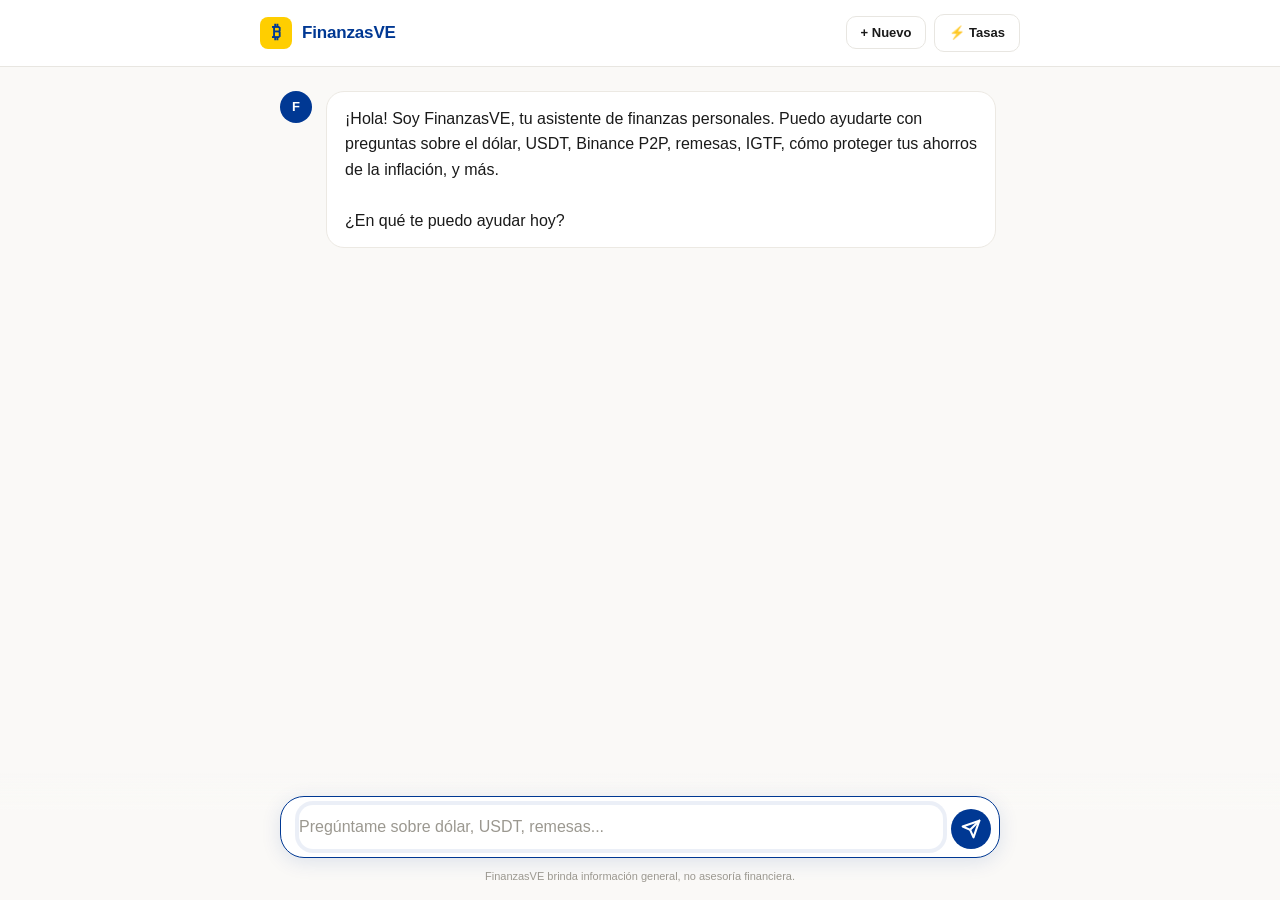
<file: static/index.html>
<!DOCTYPE html>
<html lang="es">
<head>
  <meta charset="UTF-8" />
  <meta name="viewport" content="width=device-width, initial-scale=1.0, maximum-scale=1.0, user-scalable=no" />
  <title>Chat — FinanzasVE</title>
  <link rel="stylesheet" href="/static/style.css" />
</head>
<body class="chat-body">
  <header class="chat-header">
    <div class="chat-header-inner">
      <a href="/" class="chat-back">
        <span class="logo-mark">₿</span>
        <span class="logo-name">FinanzasVE</span>
      </a>
      <div class="chat-actions">
        <button id="new-chat-btn" class="header-btn" title="Nueva conversación">+ Nuevo</button>
        <a href="/live" class="header-btn">⚡ Tasas</a>
      </div>
    </div>
  </header>

  <main class="chat-main">
    <div class="chat-scroll" id="chat"></div>
  </main>

  <div class="chat-input-wrap">
    <div class="chat-input-inner">
      <div class="chat-input-row">
        <textarea id="message-input" placeholder="Pregúntame sobre dólar, USDT, remesas..." rows="1"></textarea>
        <button id="send-btn" aria-label="Enviar">
          <svg width="20" height="20" viewBox="0 0 24 24" fill="none" stroke="currentColor" stroke-width="2.5" stroke-linecap="round" stroke-linejoin="round"><line x1="22" y1="2" x2="11" y2="13"></line><polygon points="22 2 15 22 11 13 2 9 22 2"></polygon></svg>
        </button>
      </div>
      <p class="chat-disclaimer">FinanzasVE brinda información general, no asesoría financiera.</p>
    </div>
  </div>
  <script src="/static/script.js"></script>
</body>
</html>
</file>
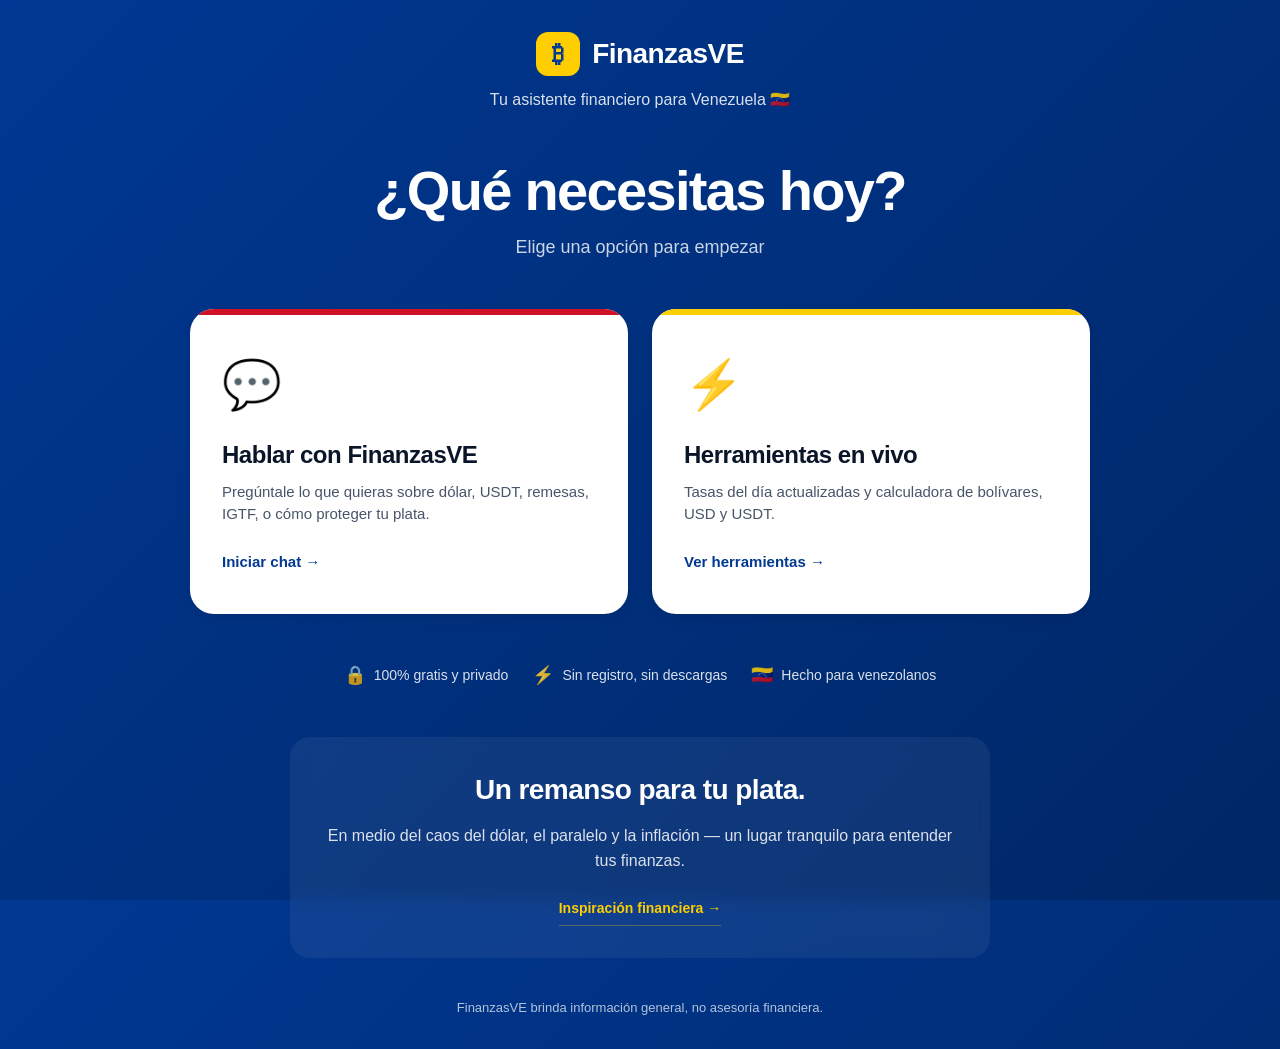
<file: static/home.html>
<!DOCTYPE html>
<html lang="es">
<head>
  <meta charset="UTF-8" />
  <meta name="viewport" content="width=device-width, initial-scale=1.0" />
  <title>FinanzasVE — Tu asistente financiero</title>
  <link rel="manifest" href="/static/manifest.json" />
  <meta name="apple-mobile-web-app-capable" content="yes" />
  <meta name="apple-mobile-web-app-title" content="FinanzasVE" />
  <meta name="theme-color" content="#003893" />
  <link rel="apple-touch-icon" href="/static/icon-192.png" />
  <link rel="stylesheet" href="/static/style.css" />
</head>
<body class="home-body">
  <div class="home-container">
    <header class="home-header">
      <div class="home-logo">
        <span class="logo-mark">₿</span>
        <span class="logo-name">FinanzasVE</span>
      </div>
      <p class="home-tagline">Tu asistente financiero para Venezuela 🇻🇪</p>
    </header>

    <main class="home-main">
      <h1 class="home-headline">¿Qué necesitas hoy?</h1>
      <p class="home-subhead">Elige una opción para empezar</p>

      <div class="home-cards">
        <a href="/chat-page" class="home-card card-chat">
          <div class="card-icon">💬</div>
          <h2 class="card-title">Hablar con FinanzasVE</h2>
          <p class="card-desc">Pregúntale lo que quieras sobre dólar, USDT, remesas, IGTF, o cómo proteger tu plata.</p>
          <span class="card-cta">Iniciar chat →</span>
        </a>

        <a href="/live" class="home-card card-live">
          <div class="card-icon">⚡</div>
          <h2 class="card-title">Herramientas en vivo</h2>
          <p class="card-desc">Tasas del día actualizadas y calculadora de bolívares, USD y USDT.</p>
          <span class="card-cta">Ver herramientas →</span>
        </a>
      </div>

      <div class="home-features">
        <div class="feature-item">
          <span class="feature-icon">🔒</span>
          <span>100% gratis y privado</span>
        </div>
        <div class="feature-item">
          <span class="feature-icon">⚡</span>
          <span>Sin registro, sin descargas</span>
        </div>
        <div class="feature-item">
          <span class="feature-icon">🇻🇪</span>
          <span>Hecho para venezolanos</span>
        </div>
      </div>

      <div id="install-prompt" class="install-prompt" style="display:none;">
        <span>📱 Agrega FinanzasVE a tu pantalla de inicio</span>
        <button id="install-btn" class="install-btn">Instalar</button>
        <button id="install-dismiss" class="install-dismiss">×</button>
      </div>
<section class="why-remanso">
        <h2 class="why-title">Un remanso para tu plata.</h2>
        <p class="why-text">En medio del caos del dólar, el paralelo y la inflación — un lugar tranquilo para entender tus finanzas.</p>
        <a href="/inspiracion" class="why-link">Inspiración financiera →</a>
      </section>
    </main>

    <footer class="home-footer">
      <p>FinanzasVE brinda información general, no asesoría financiera.</p>
    </footer>
  </div>

  <script>
    let deferredPrompt;
    window.addEventListener('beforeinstallprompt', (e) => {
      e.preventDefault();
      deferredPrompt = e;
      if (!localStorage.getItem('install_dismissed')) {
        document.getElementById('install-prompt').style.display = 'flex';
      }
    });
    document.getElementById('install-btn')?.addEventListener('click', async () => {
      if (deferredPrompt) {
        deferredPrompt.prompt();
        await deferredPrompt.userChoice;
        deferredPrompt = null;
        document.getElementById('install-prompt').style.display = 'none';
      }
    });
    document.getElementById('install-dismiss')?.addEventListener('click', () => {
      localStorage.setItem('install_dismissed', '1');
      document.getElementById('install-prompt').style.display = 'none';
    });
  </script>
</body>
</html>
</file>
<file: static/style.css>
/* ============================================
   FinanzasVE — Bold Modern Fintech Design
   Venezuelan colors: blue #003893, red #CE1126, yellow #FFCE00
   ============================================ */

* { margin: 0; padding: 0; box-sizing: border-box; }

:root {
  --blue: #003893;
  --blue-dark: #002766;
  --blue-light: #1e54c4;
  --red: #CE1126;
  --red-dark: #a50d1f;
  --yellow: #FFCE00;
  --navy: #0A1628;
  --gray-50: #f8fafc;
  --gray-100: #f1f5f9;
  --gray-200: #e2e8f0;
  --gray-400: #94a3b8;
  --gray-600: #475569;
  --gray-800: #1e293b;
  --white: #ffffff;
  --shadow-sm: 0 1px 2px rgba(0,0,0,0.05);
  --shadow-md: 0 4px 12px rgba(0,0,0,0.08);
  --shadow-lg: 0 12px 40px rgba(0,0,0,0.12);
  --shadow-xl: 0 20px 60px rgba(0,56,147,0.18);
}

html, body { height: 100%; }

body {
  font-family: -apple-system, BlinkMacSystemFont, 'SF Pro Display', 'Segoe UI', Roboto, sans-serif;
  color: var(--navy);
  background: var(--gray-50);
  -webkit-font-smoothing: antialiased;
  line-height: 1.5;
}

/* ============================================
   HOME PAGE
   ============================================ */
.home-body {
  background: linear-gradient(135deg, var(--blue) 0%, var(--blue-dark) 100%);
  min-height: 100vh;
  color: var(--white);
}

.home-container {
  max-width: 1100px;
  margin: 0 auto;
  padding: 32px 24px;
  min-height: 100vh;
  display: flex;
  flex-direction: column;
}

.home-header {
  text-align: center;
  margin-bottom: 48px;
}

.home-logo {
  display: inline-flex;
  align-items: center;
  gap: 12px;
  font-weight: 800;
  font-size: 28px;
  letter-spacing: -0.02em;
}

.logo-mark {
  display: inline-flex;
  align-items: center;
  justify-content: center;
  width: 44px;
  height: 44px;
  background: var(--yellow);
  color: var(--blue);
  border-radius: 12px;
  font-size: 24px;
  font-weight: 900;
}

.home-tagline {
  margin-top: 12px;
  font-size: 16px;
  opacity: 0.85;
}

.home-main {
  flex: 1;
  display: flex;
  flex-direction: column;
  justify-content: center;
  text-align: center;
}

.home-headline {
  font-size: clamp(32px, 5vw, 56px);
  font-weight: 800;
  letter-spacing: -0.03em;
  margin-bottom: 12px;
  line-height: 1.1;
}

.home-subhead {
  font-size: 18px;
  opacity: 0.8;
  margin-bottom: 48px;
}

.home-cards {
  display: grid;
  grid-template-columns: 1fr;
  gap: 20px;
  max-width: 900px;
  margin: 0 auto 48px;
  width: 100%;
}

@media (min-width: 768px) {
  .home-cards { grid-template-columns: 1fr 1fr; gap: 24px; }
}

.home-card {
  background: var(--white);
  color: var(--navy);
  padding: 40px 32px;
  border-radius: 24px;
  text-decoration: none;
  text-align: left;
  transition: transform 0.2s, box-shadow 0.2s;
  box-shadow: var(--shadow-md);
  position: relative;
  overflow: hidden;
}

.home-card:hove
cat > static/style.css << 'CSSEOF'
/* ============================================
   FinanzasVE — Bold Modern Fintech Design
   Venezuelan colors: blue #003893, red #CE1126, yellow #FFCE00
   ============================================ */

* { margin: 0; padding: 0; box-sizing: border-box; }

:root {
  --blue: #003893;
  --blue-dark: #002766;
  --blue-light: #1e54c4;
  --red: #CE1126;
  --red-dark: #a50d1f;
  --yellow: #FFCE00;
  --navy: #0A1628;
  --gray-50: #f8fafc;
  --gray-100: #f1f5f9;
  --gray-200: #e2e8f0;
  --gray-400: #94a3b8;
  --gray-600: #475569;
  --gray-800: #1e293b;
  --white: #ffffff;
  --shadow-sm: 0 1px 2px rgba(0,0,0,0.05);
  --shadow-md: 0 4px 12px rgba(0,0,0,0.08);
  --shadow-lg: 0 12px 40px rgba(0,0,0,0.12);
  --shadow-xl: 0 20px 60px rgba(0,56,147,0.18);
}

html, body { height: 100%; }

body {
  font-family: -apple-system, BlinkMacSystemFont, 'SF Pro Display', 'Segoe UI', Roboto, sans-serif;
  color: var(--navy);
  background: var(--gray-50);
  -webkit-font-smoothing: antialiased;
  line-height: 1.5;
}

/* ============================================
   HOME PAGE
   ============================================ */
.home-body {
  background: linear-gradient(135deg, var(--blue) 0%, var(--blue-dark) 100%);
  min-height: 100vh;
  color: var(--white);
}

.home-container {
  max-width: 1100px;
  margin: 0 auto;
  padding: 32px 24px;
  min-height: 100vh;
  display: flex;
  flex-direction: column;
}

.home-header {
  text-align: center;
  margin-bottom: 48px;
}

.home-logo {
  display: inline-flex;
  align-items: center;
  gap: 12px;
  font-weight: 800;
  font-size: 28px;
  letter-spacing: -0.02em;
}

.logo-mark {
  display: inline-flex;
  align-items: center;
  justify-content: center;
  width: 44px;
  height: 44px;
  background: var(--yellow);
  color: var(--blue);
  border-radius: 12px;
  font-size: 24px;
  font-weight: 900;
}

.home-tagline {
  margin-top: 12px;
  font-size: 16px;
  opacity: 0.85;
}

.home-main {
  flex: 1;
  display: flex;
  flex-direction: column;
  justify-content: center;
  text-align: center;
}

.home-headline {
  font-size: clamp(32px, 5vw, 56px);
  font-weight: 800;
  letter-spacing: -0.03em;
  margin-bottom: 12px;
  line-height: 1.1;
}

.home-subhead {
  font-size: 18px;
  opacity: 0.8;
  margin-bottom: 48px;
}

.home-cards {
  display: grid;
  grid-template-columns: 1fr;
  gap: 20px;
  max-width: 900px;
  margin: 0 auto 48px;
  width: 100%;
}

@media (min-width: 768px) {
  .home-cards { grid-template-columns: 1fr 1fr; gap: 24px; }
}

.home-card {
  background: var(--white);
  color: var(--navy);
  padding: 40px 32px;
  border-radius: 24px;
  text-decoration: none;
  text-align: left;
  transition: transform 0.2s, box-shadow 0.2s;
  box-shadow: var(--shadow-md);
  position: relative;
  overflow: hidden;
}

.home-card:hover {
  transform: translateY(-4px);
  box-shadow: var(--shadow-xl);
}

.card-chat::before {
  content: '';
  position: absolute;
  top: 0; left: 0; right: 0;
  height: 6px;
  background: var(--red);
}

.card-live::before {
  content: '';
  position: absolute;
  top: 0; left: 0; right: 0;
  height: 6px;
  background: var(--yellow);
}

.card-icon {
  font-size: 48px;
  margin-bottom: 16px;
}

.card-title {
  font-size: 24px;
  font-weight: 700;
  margin-bottom: 8px;
  letter-spacing: -0.02em;
}

.card-desc {
  font-size: 15px;
  color: var(--gray-600);
  margin-bottom: 24px;
  line-height: 1.5;
}

.card-cta {
  font-size: 15px;
  font-weight: 600;
  color: var(--blue);
}

.home-features {
  display: flex;
  flex-wrap: wrap;
  justify-content: center;
  gap: 24px;
  font-size: 14px;
  opacity: 0.85;
}

.feature-item {
  display: flex;
  align-items: center;
  gap: 8px;
}

.feature-icon { font-size: 18px; }

.home-footer {
  text-align: center;
  margin-top: 40px;
  font-size: 13px;
  opacity: 0.7;
}

/* ============================================
   LIVE FEATURES PAGE
   ============================================ */
.live-body { background: var(--gray-50); min-height: 100vh; }

.live-container {
  max-width: 1100px;
  margin: 0 auto;
  padding: 20px;
  min-height: 100vh;
  display: flex;
  flex-direction: column;
}

.live-header {
  display: flex;
  align-items: center;
  justify-content: space-between;
  padding: 16px 0;
  margin-bottom: 32px;
  border-bottom: 1px solid var(--gray-200);
}

.live-logo {
  display: flex;
  align-items: center;
  gap: 10px;
  font-weight: 800;
  font-size: 20px;
  color: var(--blue);
}

.live-logo .logo-mark {
  width: 36px;
  height: 36px;
  font-size: 20px;
}

.back-link, .chat-link {
  font-size: 14px;
  font-weight: 600;
  text-decoration: none;
  color: var(--gray-600);
  padding: 8px 14px;
  border-radius: 8px;
  transition: background 0.2s;
}

.back-link:hover, .chat-link:hover {
  background: var(--gray-100);
  color: var(--blue);
}

.live-main { flex: 1; }

.section-head {
  display: flex;
  align-items: center;
  gap: 12px;
  margin-bottom: 24px;
}

.section-title {
  font-size: 28px;
  font-weight: 800;
  letter-spacing: -0.02em;
  color: var(--navy);
}

.section-sub {
  color: var(--gray-600);
  font-size: 15px;
  margin-bottom: 20px;
}

.live-badge {
  display: inline-flex;
  align-items: center;
  gap: 6px;
  background: var(--red);
  color: var(--white);
  font-size: 11px;
  font-weight: 700;
  padding: 4px 10px;
  border-radius: 6px;
  letter-spacing: 0.05em;
}

.live-dot {
  width: 6px;
  height: 6px;
  background: var(--yellow);
  border-radius: 50%;
  animation: pulse 1.5s infinite;
}

@keyframes pulse {
  0%, 100% { opacity: 1; }
  50% { opacity: 0.4; }
}

.rates-section { margin-bottom: 56px; }

.rates-grid {
  display: grid;
  grid-template-columns: 1fr;
  gap: 16px;
}

@media (min-width: 640px) {
  .rates-grid { grid-template-columns: repeat(3, 1fr); }
}

.rate-card {
  background: var(--white);
  border-radius: 16px;
  padding: 24px;
  box-shadow: var(--shadow-sm);
  border: 1px solid var(--gray-200);
  transition: transform 0.2s;
}

.rate-card:hover {
  transform: translateY(-2px);
  box-shadow: var(--shadow-md);
}

.rate-emoji { font-size: 32px; margin-bottom: 8px; }

.rate-label {
  font-size: 13px;
  font-weight: 600;
  color: var(--gray-600);
  text-transform: uppercase;
  letter-spacing: 0.05em;
  margin-bottom: 6px;
}

.rate-price {
  font-size: 28px;
  font-weight: 800;
  color: var(--navy);
  letter-spacing: -0.02em;
  margin-bottom: 4px;
}

.rate-sub {
  font-size: 13px;
  color: var(--gray-400);
}

.rate-card.loading, .rate-card.error {
  grid-column: 1 / -1;
  text-align: center;
  color: var(--gray-600);
}

.updated-text {
  font-size: 13px;
  color: var(--gray-400);
  text-align: center;
  margin-top: 16px;
}

.calc-section {
  background: var(--white);
  border-radius: 24px;
  padding: 32px;
  box-shadow: var(--shadow-md);
  border: 1px solid var(--gray-200);
}

.calc-box { margin-top: 24px; }

.calc-row { margin-bottom: 16px; }

.calc-row label {
  display: block;
  font-size: 13px;
  font-weight: 600;
  color: var(--gray-600);
  margin-bottom: 8px;
  text-transform: uppercase;
  letter-spacing: 0.05em;
}

.calc-row input {
  width: 100%;
  padding: 14px 16px;
  font-size: 18px;
  font-weight: 600;
  border: 2px solid var(--gray-200);
  border-radius: 12px;
  transition: border-color 0.2s, box-shadow 0.2s;
  background: var(--gray-50);
  color: var(--navy);
  font-family: inherit;
}

.calc-row input:focus {
  outline: none;
  border-color: var(--blue);
  background: var(--white);
  box-shadow: 0 0 0 4px rgba(0,56,147,0.08);
}

.calc-note {
  font-size: 12px;
  color: var(--gray-400);
  margin-top: 16px;
  text-align: center;
}

.live-footer {
  text-align: center;
  margin-top: 40px;
  padding: 20px 0;
  font-size: 13px;
  color: var(--gray-400);
  border-top: 1px solid var(--gray-200);
}

/* ============================================
   CHAT PAGE — full screen on desktop, mobile-perfect
   ============================================ */
.app {
  display: flex;
  flex-direction: column;
  height: 100vh;
  max-width: 100%;
  background: var(--white);
}

@media (min-width: 768px) {
  .app {
    max-width: 900px;
    margin: 0 auto;
    height: 100vh;
    border-left: 1px solid var(--gray-200);
    border-right: 1px solid var(--gray-200);
  }
}

.header {
  background: linear-gradient(135deg, var(--blue) 0%, var(--blue-dark) 100%);
  color: var(--white);
  padding: 16px 20px;
  box-shadow: var(--shadow-sm);
  flex-shrink: 0;
}

.header-inner {
  display: flex;
  align-items: center;
  justify-content: space-between;
  max-width: 100%;
}

.logo {
  display: flex;
  align-items: center;
  gap: 10px;
  font-size: 20px;
  font-weight: 800;
  letter-spacing: -0.02em;
}

.logo-icon {
  display: inline-flex;
  align-items: center;
  justify-content: center;
  width: 32px;
  height: 32px;
  background: var(--yellow);
  color: var(--blue);
  border-radius: 8px;
  font-size: 18px;
  font-weight: 900;
}

.logo-text { color: var(--white); }

.header-sub {
  font-size: 13px;
  opacity: 0.85;
  display: none;
}

@media (min-width: 640px) {
  .header-sub { display: block; }
}

.chat {
  flex: 1;
  overflow-y: auto;
  padding: 20px;
  display: flex;
  flex-direction: column;
  gap: 16px;
  background: var(--gray-50);
}

.message {
  display: flex;
  gap: 10px;
  max-width: 90%;
}

.message.user { align-self: flex-end; flex-direction: row-reverse; }

.avatar {
  width: 36px;
  height: 36px;
  border-radius: 50%;
  background: var(--blue);
  color: var(--white);
  display: flex;
  align-items: center;
  justify-content: center;
  font-weight: 700;
  font-size: 14px;
  flex-shrink: 0;
}

.message.user .avatar { background: var(--red); }

.bubble {
  background: var(--white);
  padding: 14px 18px;
  border-radius: 16px;
  font-size: 15px;
  line-height: 1.5;
  box-shadow: var(--shadow-sm);
  border: 1px solid var(--gray-200);
  word-wrap: break-word;
}

.message.user .bubble {
  background: var(--blue);
  color: var(--white);
  border: none;
}

.bubble strong { font-weight: 700; }

.input-area {
  padding: 16px 20px;
  background: var(--white);
  border-top: 1px solid var(--gray-200);
  flex-shrink: 0;
}

.input-row {
  display: flex;
  gap: 10px;
  align-items: flex-end;
}

#message-input {
  flex: 1;
  padding: 14px 16px;
  font-size: 16px;
  border: 2px solid var(--gray-200);
  border-radius: 14px;
  background: var(--gray-50);
  font-family: inherit;
  resize: none;
  outline: none;
  transition: border-color 0.2s, box-shadow 0.2s;
  max-height: 140px;
}

#message-input:focus {
  border-color: var(--blue);
  background: var(--white);
  box-shadow: 0 0 0 4px rgba(0,56,147,0.08);
}

#send-btn {
  background: var(--blue);
  color: var(--white);
  border: none;
  width: 48px;
  height: 48px;
  border-radius: 14px;
  cursor: pointer;
  display: flex;
  align-items: center;
  justify-content: center;
  font-size: 18px;
  transition: background 0.2s, transform 0.1s;
  flex-shrink: 0;
}

#send-btn:hover { background: var(--blue-dark); }
#send-btn:active { transform: scale(0.95); }
#send-btn:disabled { opacity: 0.4; cursor: not-allowed; }

.disclaimer {
  text-align: center;
  font-size: 12px;
  color: var(--gray-400);
  margin-top: 10px;
}

/* === CLAUDE-LIKE CHAT REDESIGN === */

.chat-body {
  background: #faf9f7;
  margin: 0;
  min-height: 100vh;
  display: flex;
  flex-direction: column;
  font-family: -apple-system, BlinkMacSystemFont, "Segoe UI", "Helvetica Neue", sans-serif;
  color: #1a1a1a;
}

.chat-header {
  background: #fff;
  border-bottom: 1px solid #e8e6e1;
  position: sticky;
  top: 0;
  z-index: 10;
  flex-shrink: 0;
}

.chat-header-inner {
  max-width: 800px;
  margin: 0 auto;
  padding: 14px 20px;
  display: flex;
  justify-content: space-between;
  align-items: center;
}

.chat-back {
  display: flex;
  align-items: center;
  gap: 10px;
  text-decoration: none;
  color: #003893;
  font-weight: 700;
}

.chat-back .logo-mark {
  background: #FFCE00;
  color: #003893;
  width: 32px;
  height: 32px;
  border-radius: 8px;
  display: flex;
  align-items: center;
  justify-content: center;
  font-weight: 900;
  font-size: 18px;
}

.chat-back .logo-name {
  font-size: 17px;
  letter-spacing: -0.01em;
}

.chat-actions {
  display: flex;
  gap: 8px;
  align-items: center;
}

.header-btn {
  background: transparent;
  border: 1px solid #e8e6e1;
  border-radius: 10px;
  padding: 8px 14px;
  font-size: 13px;
  font-weight: 600;
  color: #1a1a1a;
  cursor: pointer;
  text-decoration: none;
  transition: background 0.15s, border-color 0.15s;
  font-family: inherit;
}

.header-btn:hover {
  background: #f5f3ee;
  border-color: #d4d1ca;
}

.chat-main {
  flex: 1;
  overflow-y: auto;
  padding: 24px 0 140px;
}

.chat-scroll {
  max-width: 760px;
  margin: 0 auto;
  padding: 0 20px;
  display: flex;
  flex-direction: column;
  gap: 24px;
}

.msg {
  width: 100%;
  animation: fadeIn 0.25s ease-out;
}

@keyframes fadeIn {
  from { opacity: 0; transform: translateY(6px); }
  to { opacity: 1; transform: translateY(0); }
}

.msg-inner {
  display: flex;
  gap: 14px;
  align-items: flex-start;
}

.msg-user .msg-inner {
  flex-direction: row-reverse;
}

.msg-avatar {
  width: 32px;
  height: 32px;
  border-radius: 50%;
  display: flex;
  align-items: center;
  justify-content: center;
  font-weight: 700;
  font-size: 13px;
  flex-shrink: 0;
  color: #fff;
}

.msg-user .msg-avatar {
  background: #CE1126;
}

.msg-assistant .msg-avatar {
  background: #003893;
}

.msg-bubble {
  background: #fff;
  border: 1px solid #ece9e3;
  padding: 14px 18px;
  border-radius: 18px;
  font-size: 16px;
  line-height: 1.6;
  white-space: pre-wrap;
  word-wrap: break-word;
  max-width: calc(100% - 50px);
  color: #1a1a1a;
}

.msg-user .msg-bubble {
  background: #003893;
  color: #fff;
  border-color: #003893;
}

.msg-bubble.streaming::after {
  content: '▊';
  display: inline-block;
  margin-left: 2px;
  animation: blink 0.9s infinite;
  color: #003893;
}

@keyframes blink {
  0%, 50% { opacity: 1; }
  51%, 100% { opacity: 0; }
}

.chat-input-wrap {
  position: fixed;
  bottom: 0;
  left: 0;
  right: 0;
  background: linear-gradient(to bottom, rgba(250,249,247,0) 0%, rgba(250,249,247,1) 30%);
  padding: 24px 0 16px;
  z-index: 5;
}

.chat-input-inner {
  max-width: 760px;
  margin: 0 auto;
  padding: 0 20px;
}

.chat-input-row {
  display: flex;
  gap: 8px;
  align-items: flex-end;
  background: #fff;
  border: 1px solid #d4d1ca;
  border-radius: 24px;
  padding: 8px 8px 8px 18px;
  box-shadow: 0 4px 20px rgba(0,0,0,0.06);
  transition: border-color 0.15s, box-shadow 0.15s;
}

.chat-input-row:focus-within {
  border-color: #003893;
  box-shadow: 0 4px 20px rgba(0,56,147,0.12);
}

#message-input {
  flex: 1;
  border: none;
  outline: none;
  resize: none;
  font-size: 16px;
  line-height: 1.5;
  font-family: inherit;
  padding: 10px 0;
  max-height: 160px;
  background: transparent;
  color: #1a1a1a;
}

#message-input::placeholder { color: #9b9890; }

#send-btn {
  background: #003893;
  color: #fff;
  border: none;
  width: 40px;
  height: 40px;
  border-radius: 50%;
  cursor: pointer;
  display: flex;
  align-items: center;
  justify-content: center;
  flex-shrink: 0;
  transition: background 0.15s, transform 0.1s;
}

#send-btn:hover { background: #002470; }
#send-btn:active { transform: scale(0.94); }
#send-btn:disabled { opacity: 0.4; cursor: not-allowed; }

.chat-disclaimer {
  text-align: center;
  font-size: 11px;
  color: #9b9890;
  margin: 10px 0 0;
}

@media (max-width: 640px) {
  .chat-header-inner { padding: 12px 16px; }
  .chat-back .logo-name { font-size: 15px; }
  .header-btn { padding: 7px 12px; font-size: 12px; }
  .chat-scroll { padding: 0 14px; }
  .msg-bubble { font-size: 15px; padding: 12px 16px; }
  .chat-input-inner { padding: 0 14px; }
}

/* === REMANSO TAGLINE + INSPIRACION === */

.why-remanso {
  max-width: 700px;
  margin: 48px auto 0;
  padding: 32px 28px;
  background: rgba(255,255,255,0.06);
  border-radius: 20px;
  text-align: center;
  backdrop-filter: blur(8px);
}

.why-title {
  font-size: 28px;
  font-weight: 800;
  letter-spacing: -0.02em;
  margin: 0 0 12px;
  color: var(--white, #fff);
}

.why-text {
  font-size: 16px;
  line-height: 1.6;
  opacity: 0.85;
  margin: 0 0 18px;
  color: var(--white, #fff);
}

.why-link {
  display: inline-block;
  color: #FFCE00;
  text-decoration: none;
  font-weight: 600;
  font-size: 14px;
  padding: 6px 0;
  border-bottom: 1px solid rgba(255,206,0,0.3);
  transition: border-color 0.2s;
}

.why-link:hover {
  border-bottom-color: #FFCE00;
}

.verse-card {
  background: #fff;
  border-radius: 20px;
  padding: 36px 28px;
  margin: 24px 0;
  text-align: center;
  box-shadow: 0 4px 24px rgba(0,0,0,0.06);
}

.verse-text {
  font-size: 22px;
  line-height: 1.5;
  font-style: italic;
  color: #1a1a1a;
  margin: 0 0 16px;
  font-weight: 500;
}

.verse-ref {
  font-size: 14px;
  font-weight: 700;
  color: #003893;
  margin: 0 0 24px;
  letter-spacing: 0.02em;
}

.verse-reflection {
  font-size: 15px;
  line-height: 1.6;
  color: #555;
  margin: 0;
  padding-top: 20px;
  border-top: 1px solid #ece9e3;
}

.verse-date {
  text-align: center;
  font-size: 13px;
  color: #888;
  margin: 16px 0 0;
  text-transform: capitalize;
}
</file>
